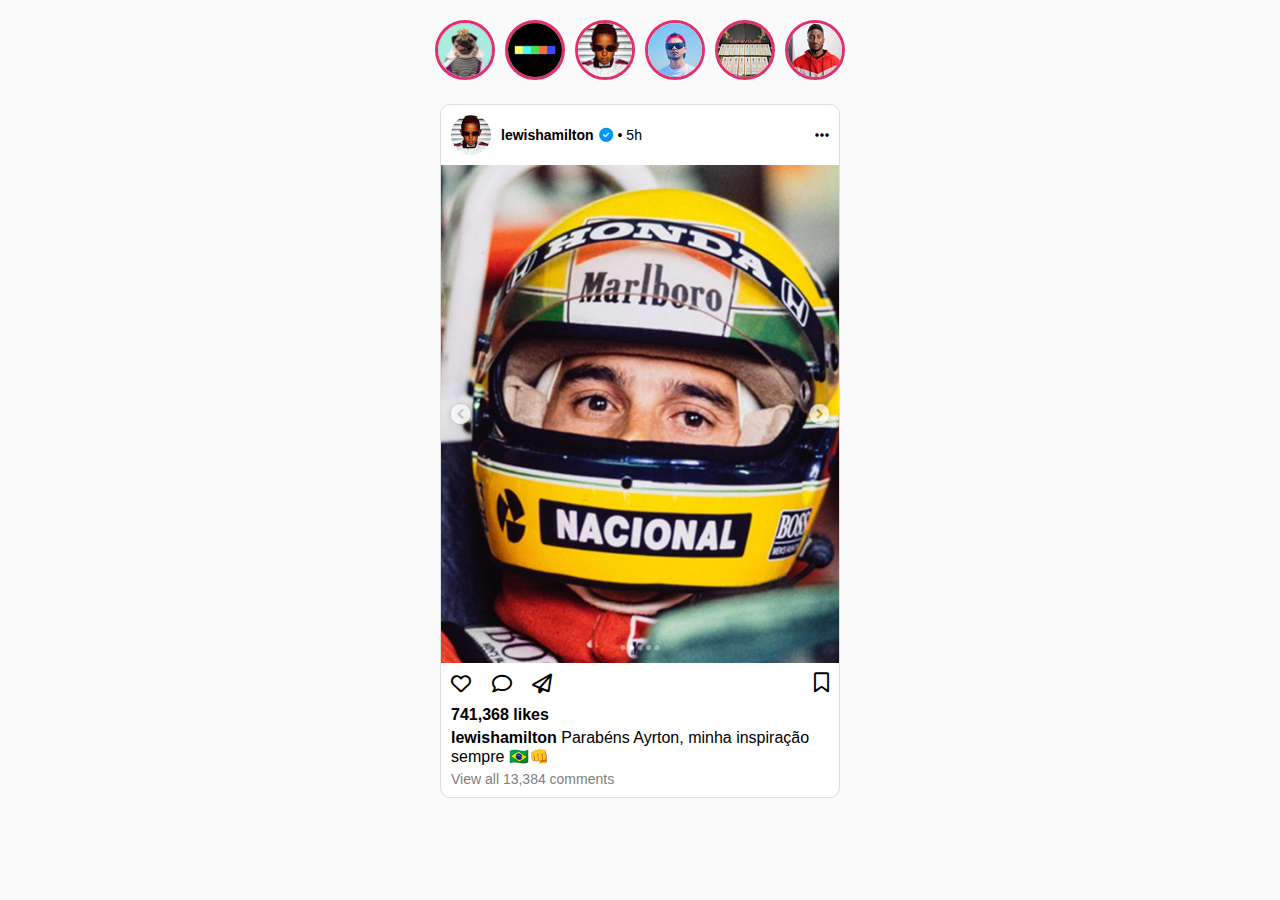
<file: instagram.html>
<!DOCTYPE html>
<html lang="en">
<head>
  <meta charset="UTF-8">
  <meta name="viewport" content="width=device-width, initial-scale=1.0">
  <title>Instagram Post</title>
  <link rel="stylesheet" href="instagram.css">
  <script src="instagram.js" defer></script>
  <link rel="stylesheet" href="https://cdnjs.cloudflare.com/ajax/libs/font-awesome/6.5.0/css/all.min.css">
</head>
<body>
    <div class="stories">
        <div class="story"><img src="assets/Frame (3).png" alt="story"></div>
        <div class="story"><img src="assets/Frame (4).png" alt="story"></div>
        <div class="story"><img src="assets/Frame (5).png" alt="story"></div>
        <div class="story"><img src="assets/Frame (6).png" alt="story"></div>
        <div class="story"><img src="assets/Frame (7).png" alt="story"></div>
        <div class="story"><img src="assets/Frame (8).png" alt="story"></div>
    </div>

    <div class="post">
        <div class="post-header">
            <img src="assets/Frame (5).png" alt="profile" class="avatar">
            <div class="user-info">
                <span class="username">lewishamilton</span>
                <i class="fa-solid fa-circle-check verified"></i>
                <span class="time">• 5h</span>
            </div>
            <i class="fa-solid fa-ellipsis"></i>
        </div>
        
        <div class="post-image" id="post-image">
            <img src="assets/Auto Layout Horizontal.png" alt="post">
        </div>
        
        <div class="post-actions">
            <div class="left-actions">
                <i class="fa-regular fa-heart" id="like-btn"></i>
                <i class="fa-regular fa-comment" id="comment-btn"></i>
                <i class="fa-regular fa-paper-plane"></i>
            </div>
            <i class="fa-regular fa-bookmark" id="save-btn"></i>
        </div>
        
      
        <div class="likes">741,368 likes</div>
        
       
        <div class="caption">
            <span class="username">lewishamilton</span>
            Parabéns Ayrton, minha inspiração sempre 🇧🇷👊
        </div>
        
       
        <div class="comments" id="toggle-comments">View all 13,384 comments</div>
        
        
        <div class="comments-dropdown" id="comments-dropdown">
            <div id="comments-list"></div>
            <div class="add-comment-dropdown">
                <i class="fa-regular fa-face-smile emoji-btn" id="emoji-btn-dropdown"></i>
                <input type="text" id="dropdown-input" placeholder="Add a comment...">
                <i class="fa-solid fa-paper-plane send-btn" id="send-btn-dropdown"></i>
            </div>
        </div>
    </div>
</body>
</html>
</file>
<file: instagram.css>
* {
  margin: 0;
  padding: 0;
  box-sizing: border-box;
  font-family: Arial, sans-serif;
}

body {
  background: #fafafa;
  display: flex;
  flex-direction: column;
  align-items: center;
  padding: 20px;
}

.stories {
  display: flex;
  gap: 10px;
  margin-bottom: 20px;
}

.story img {
  width: 60px;
  height: 60px;
  border-radius: 50%;
  border: 3px solid #e1306c;
  cursor: pointer;
}

.post {
  background: #fff;
  border: 1px solid #ddd;
  width: 400px;
  border-radius: 10px;
  overflow: hidden;
}

.post-header {
  display: flex;
  align-items: center;
  padding: 10px;
  justify-content: space-between;
}

.post-header .avatar {
  width: 40px;
  height: 40px;
  border-radius: 50%;
  margin-right: 10px;
}

.user-info {
  flex: 1;
  display: flex;
  align-items: center;
  font-size: 14px;
  gap: 5px;
}

.username {
  font-weight: bold;
}

.verified {
  color: #0095f6;
  font-size: 14px;
}

.post-image img {
  width: 100%;
  display: block;
}

.post-actions {
  display: flex;
  justify-content: space-between;
  padding: 10px;
  font-size: 20px;
}

.left-actions i {
  margin-right: 15px;
  cursor: pointer;
}

.likes {
  font-weight: bold;
  padding: 0 10px;
  margin-bottom: 5px;
}

.caption {
  padding: 0 10px;
  margin-bottom: 5px;
}

.comments {
  padding: 0 10px;
  color: gray;
  font-size: 14px;
  margin-bottom: 10px;
  cursor: pointer;
}

.comments-dropdown {
  display: none;
  border-top: 1px solid #eee;
  padding: 10px;
  background: #fafafa;
  max-height: 200px;
  overflow-y: auto;
  animation: fadeIn 0.3s ease-in-out;
}

@keyframes fadeIn {
  from { opacity: 0; transform: translateY(-5px); }
  to { opacity: 1; transform: translateY(0); }
}

.comment {
  padding: 6px 0;
  font-size: 14px;
}

.comment .comment-user {
  font-weight: bold;
  margin-right: 5px;
}

.add-comment-dropdown {
  border-top: 1px solid #eee;
  padding: 8px 10px;
  display: flex;
  align-items: center;
  justify-content: space-between;
  gap: 8px;
  background: white;
  position: sticky;
  bottom: 0;
}

.add-comment-dropdown input {
  border: none;
  outline: none;
  font-size: 14px;
  flex: 1;
  background: transparent;
}

.add-comment-dropdown .emoji-btn {
  font-size: 20px;
  cursor: pointer;
  color: gray;
}

.add-comment-dropdown .send-btn {
  font-size: 18px;
  color: #0095f6;
  cursor: pointer;
}
</file>
